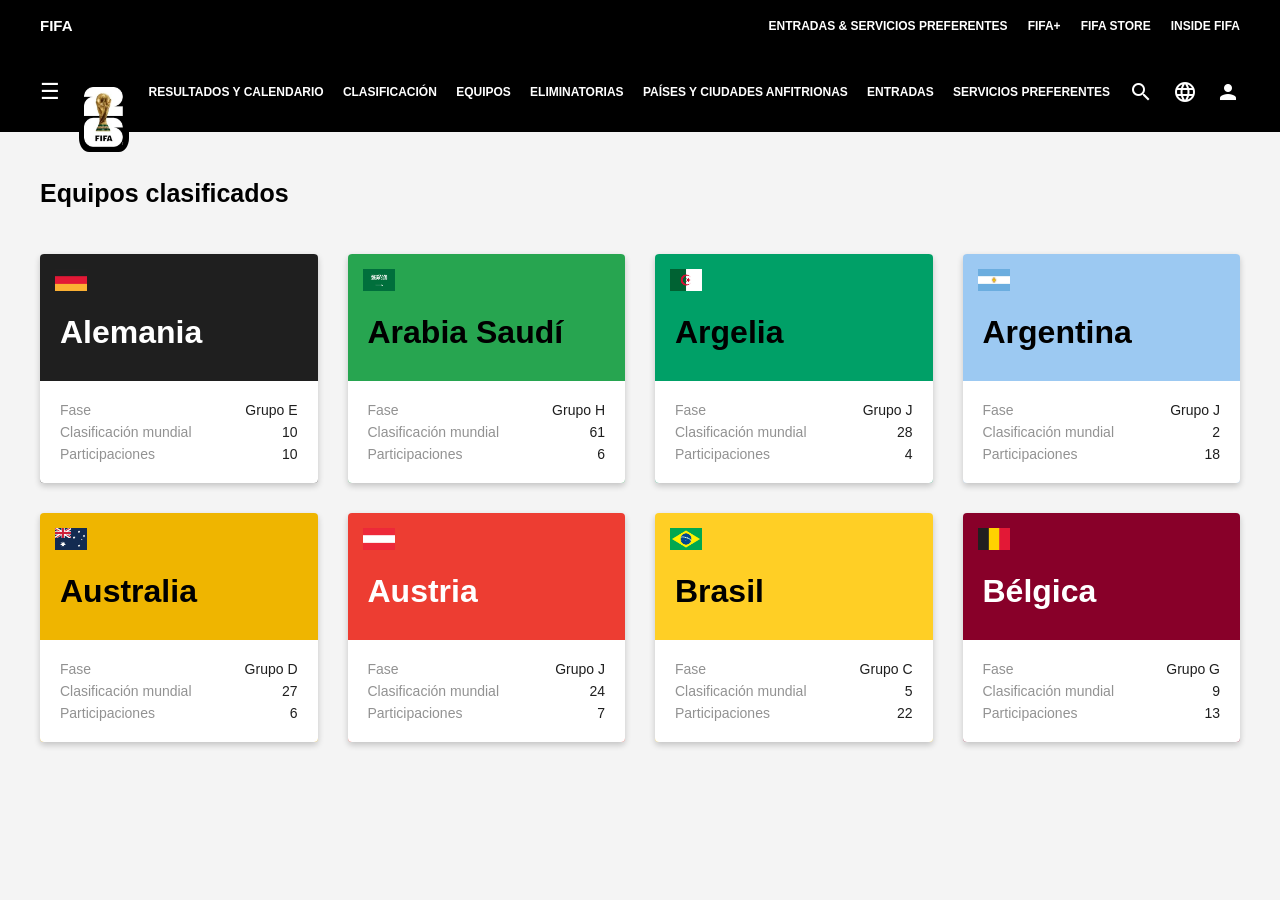
<file: TP00 - Diagnóstico/index.html>
<!DOCTYPE html>
<html lang="es">

<head>
    <link href="https://fonts.googleapis.com/icon?family=Material+Icons" rel="stylesheet">
    <meta charset="UTF-8">
    <title>Equipos clasificados</title>
    <link rel="stylesheet" href="styles.css">
</head>

<body>
    <nav>
        <div class="navArriba">
            <div class="ArribaL">
                <h1>FIFA</h1>
            </div>
            <div class="ArribaR">
                <h2>ENTRADAS & SERVICIOS PREFERENTES</h2>
                <h2>FIFA+</h2>
                <h2>FIFA STORE</h2>
                <h2>INSIDE FIFA</h2>
            </div>
        </div>
        <div class="navAbajo">
            <span class="menu">☰</span>
            <img src="./img/FIFA-logo.png" class="logoNav">

            <h2>RESULTADOS Y CALENDARIO</h2>
            <h2>CLASIFICACIÓN</h2>
            <h2>EQUIPOS</h2>
            <h2>ELIMINATORIAS</h2>
            <h2>PAÍSES Y CIUDADES ANFITRIONAS</h2>
            <h2>ENTRADAS</h2>
            <h2>SERVICIOS PREFERENTES</h2>

            <span class="material-icons">search</span>
            <span class="material-icons">language</span>
            <span class="material-icons">person</span>
        </div>
    </nav>

    <div class="titulo">
        <h1>Equipos clasificados</h1>
    </div>

    <div class="grilla">

        <div class="tarjeta alemania">
            <img src="img/alemania.png" class="bandera">
            <h2>Alemania</h2>

            <div class="info">
                <div>Fase <span>Grupo E</span></div>
                <div>Clasificación mundial <span>10</span></div>
                <div>Participaciones <span>10</span></div>
            </div>
        </div>

        <div class="tarjeta arabia">
            <img src="img/arabia.png" class="bandera">
            <h2>Arabia Saudí</h2>

            <div class="info">
                <div>Fase <span>Grupo H</span></div>
                <div>Clasificación mundial <span>61</span></div>
                <div>Participaciones <span>6</span></div>
            </div>
        </div>

        <div class="tarjeta argelia">
            <img src="img/argelia.png" class="bandera">
            <h2>Argelia</h2>

            <div class="info">
                <div>Fase <span>Grupo J</span></div>
                <div>Clasificación mundial <span>28</span></div>
                <div>Participaciones <span>4</span></div>
            </div>
        </div>

        <div class="tarjeta argentina">
            <img src="img/argentina.png" class="bandera">
            <h2>Argentina</h2>

            <div class="info">
                <div>Fase <span>Grupo J</span></div>
                <div>Clasificación mundial <span>2</span></div>
                <div>Participaciones <span>18</span></div>
            </div>
        </div>

        <div class="tarjeta australia">
            <img src="img/australia.png" class="bandera">
            <h2>Australia</h2>

            <div class="info">
                <div>Fase <span>Grupo D</span></div>
                <div>Clasificación mundial <span>27</span></div>
                <div>Participaciones <span>6</span></div>
            </div>
        </div>

        <div class="tarjeta austria">
            <img src="img/austria.png" class="bandera">
            <h2>Austria</h2>

            <div class="info">
                <div>Fase <span>Grupo J</span></div>
                <div>Clasificación mundial <span>24</span></div>
                <div>Participaciones <span>7</span></div>
            </div>
        </div>

        <div class="tarjeta brasil">
            <img src="img/brasil.png" class="bandera">
            <h2>Brasil</h2>

            <div class="info">
                <div>Fase <span>Grupo C</span></div>
                <div>Clasificación mundial <span>5</span></div>
                <div>Participaciones <span>22</span></div>
            </div>
        </div>

        <div class="tarjeta belgica">
            <img src="img/belgica.png" class="bandera">
            <h2>Bélgica</h2>

            <div class="info">
                <div>Fase <span>Grupo G</span></div>
                <div>Clasificación mundial <span>9</span></div>
                <div>Participaciones <span>13</span></div>
            </div>
        </div>

    </div>

</body>

</html>
</file>
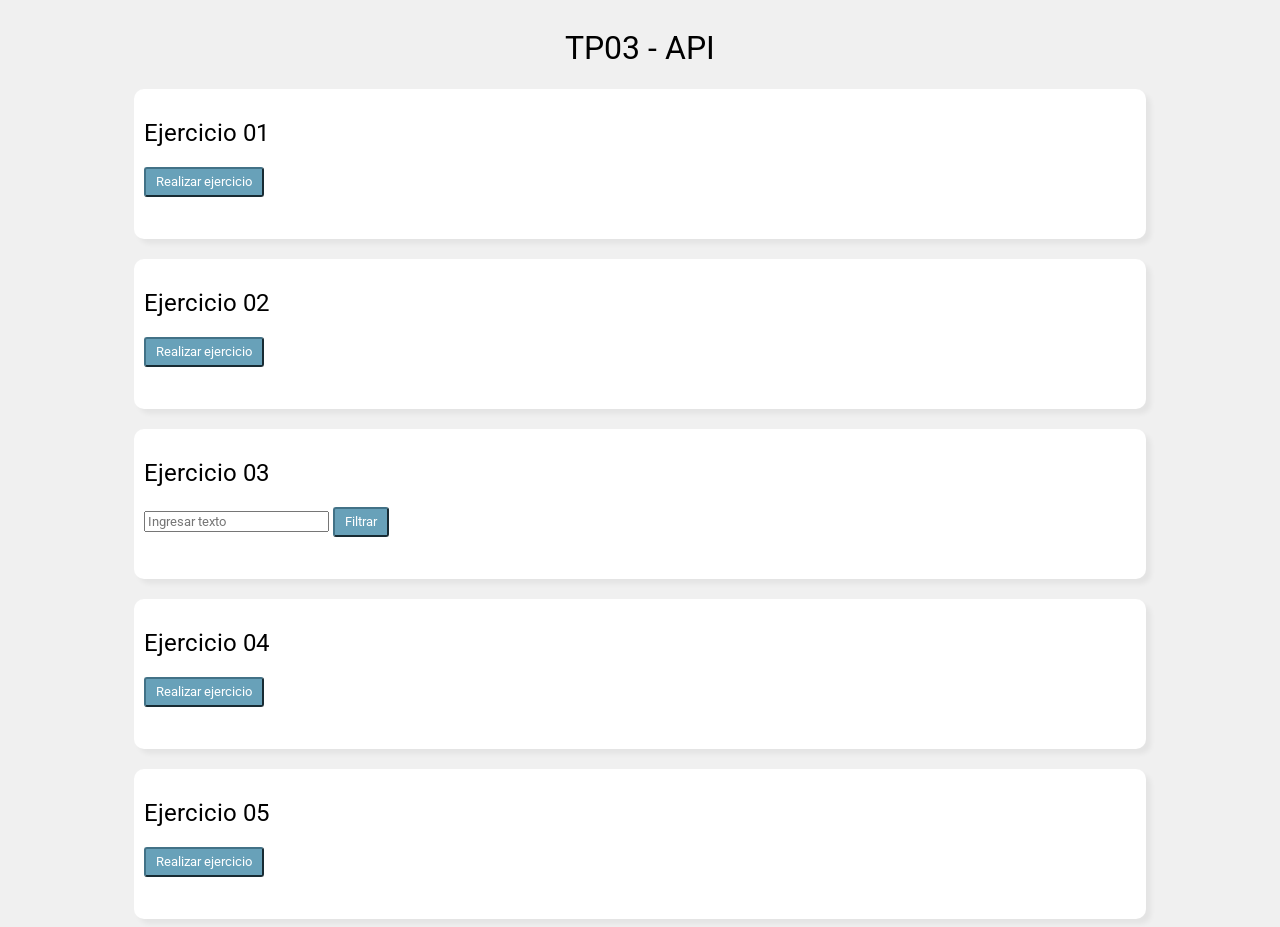
<file: TP03 - API/index.html>
<!DOCTYPE html>
<html lang="en">

<head>
    <meta charset="UTF-8">
    <meta name="viewport" content="width=device-width, initial-scale=1.0">
    <link rel="stylesheet" href="./css/styles.css">
    <title>TP03 - API</title>
    <link rel="preconnect" href="https://fonts.googleapis.com">
    <link rel="preconnect" href="https://fonts.gstatic.com" crossorigin>
    <link href="https://fonts.googleapis.com/css2?family=Roboto:ital,wght@0,100..900;1,100..900&display=swap"
        rel="stylesheet">
</head>

<body>
    <div id="tituloPag">
        <h1>TP03 - API</h1>
    </div>
    <section class="listaEjercicios">
        <article class="ejercicio">
            <h2>Ejercicio 01</h2>
            <button class="realizarEj" id="botonFetch0">Realizar ejercicio</button>
        </article>

        <article class="ejercicio">
            <h2>Ejercicio 02</h2>
            <button class="realizarEj" id="botonFetch1">Realizar ejercicio</button>
            <div id="contenedorLista"></div>
        </article>

        <article class="ejercicio">
            <h2>Ejercicio 03</h2>
            <input id="inputEj3" placeholder="Ingresar texto" type="text">
            <button class="realizarEj" id="botonFetch2" type="submit">Filtrar</button>
            <div id="contenedorLista2"></div>
        </article>
        
        <article class="ejercicio">
            <h2>Ejercicio 04</h2>
            <button class="realizarEj" id="botonFetch3">Realizar ejercicio</button>
            <div id="contenedorLista3"></div>
        </article>
                
        <article class="ejercicio">
            <h2>Ejercicio 05</h2>
            <button class="realizarEj" id="botonFetch4">Realizar ejercicio</button>
        </article>
    </section>

    <script src="./js/script.js"></script>
</body>

</html>
</file>
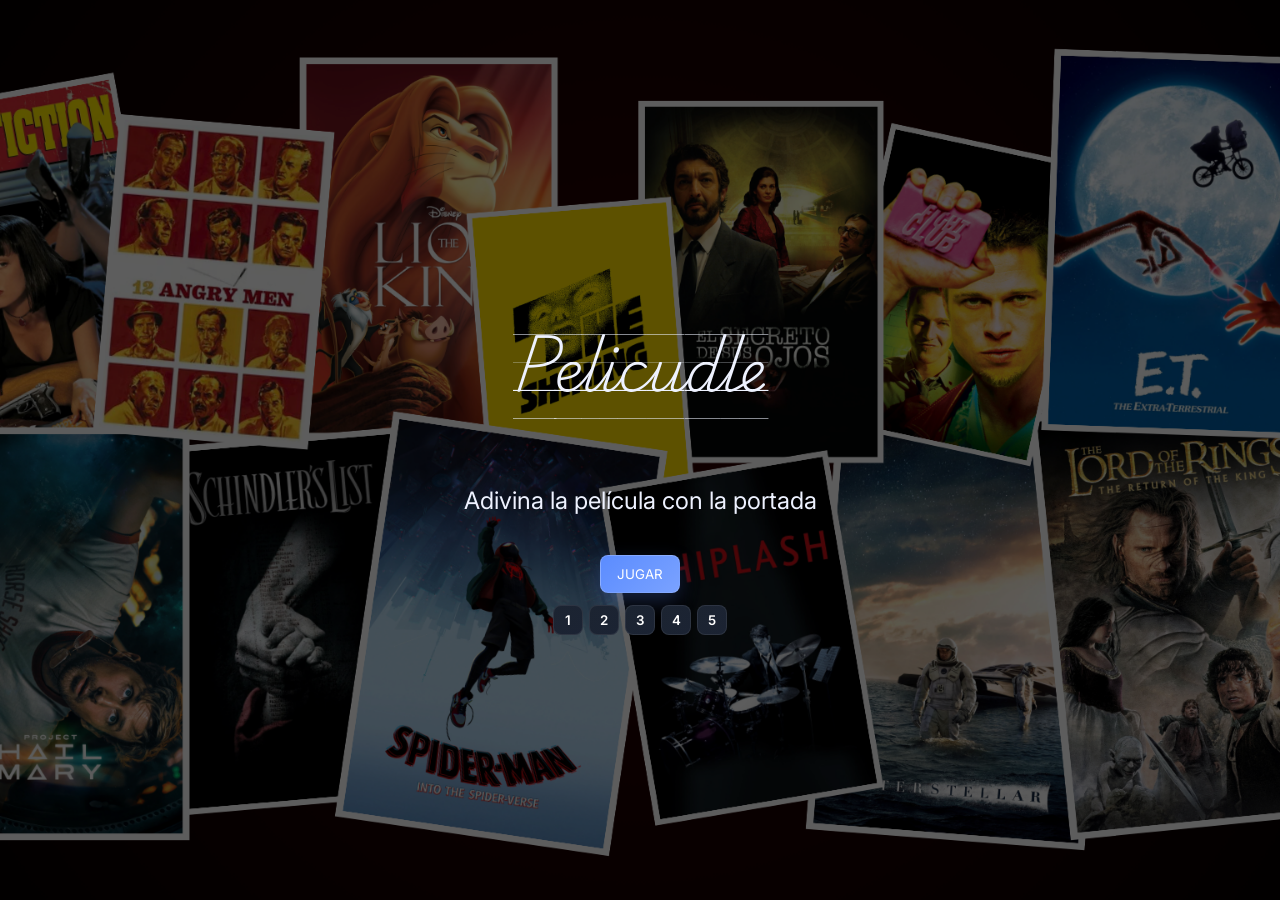
<file: TP04 - Proyecto API (pelicudle)/index.html>
<!DOCTYPE html>
<html lang="en">
<head>
    <meta charset="UTF-8">
    <meta name="viewport" content="width=device-width, initial-scale=1.0">
    <title>Pelicudle</title>
    <link rel="preconnect" href="https://fonts.googleapis.com">
<link rel="preconnect" href="https://fonts.gstatic.com" crossorigin>
<link href="https://fonts.googleapis.com/css2?family=Inter:ital,opsz,wght@0,14..32,100..900;1,14..32,100..900&display=swap" rel="stylesheet">
<link href="https://fonts.googleapis.com/css2?family=Playwrite+AU+VIC+Guides&display=swap" rel="stylesheet">
    <link rel="stylesheet" href="./css/styles.css">
</head>
<body id="inicio">
    <section id="main">
        <h1 class="titulo">Pelicudle</h1>
        <h2>Adivina la película con la portada</h2>
        <a href="./html/juego.html?nivel=1" class="boton-jugar-link"><button class="boton-jugar">JUGAR</button></a>
        <div class="niveles-container">
            <a href="./html/juego.html?nivel=1" class="btn-lvl-link"><button class="btn-lvl">1</button></a>
            <a href="./html/juego.html?nivel=2" class="btn-lvl-link"><button class="btn-lvl">2</button></a>
            <a href="./html/juego.html?nivel=3" class="btn-lvl-link"><button class="btn-lvl">3</button></a>
            <a href="./html/juego.html?nivel=4" class="btn-lvl-link"><button class="btn-lvl">4</button></a>
            <a href="./html/juego.html?nivel=5" class="btn-lvl-link"><button class="btn-lvl">5</button></a>
        </div>
    </section>
    <script src="./script.js"></script>   
</body>
</html>
</file>
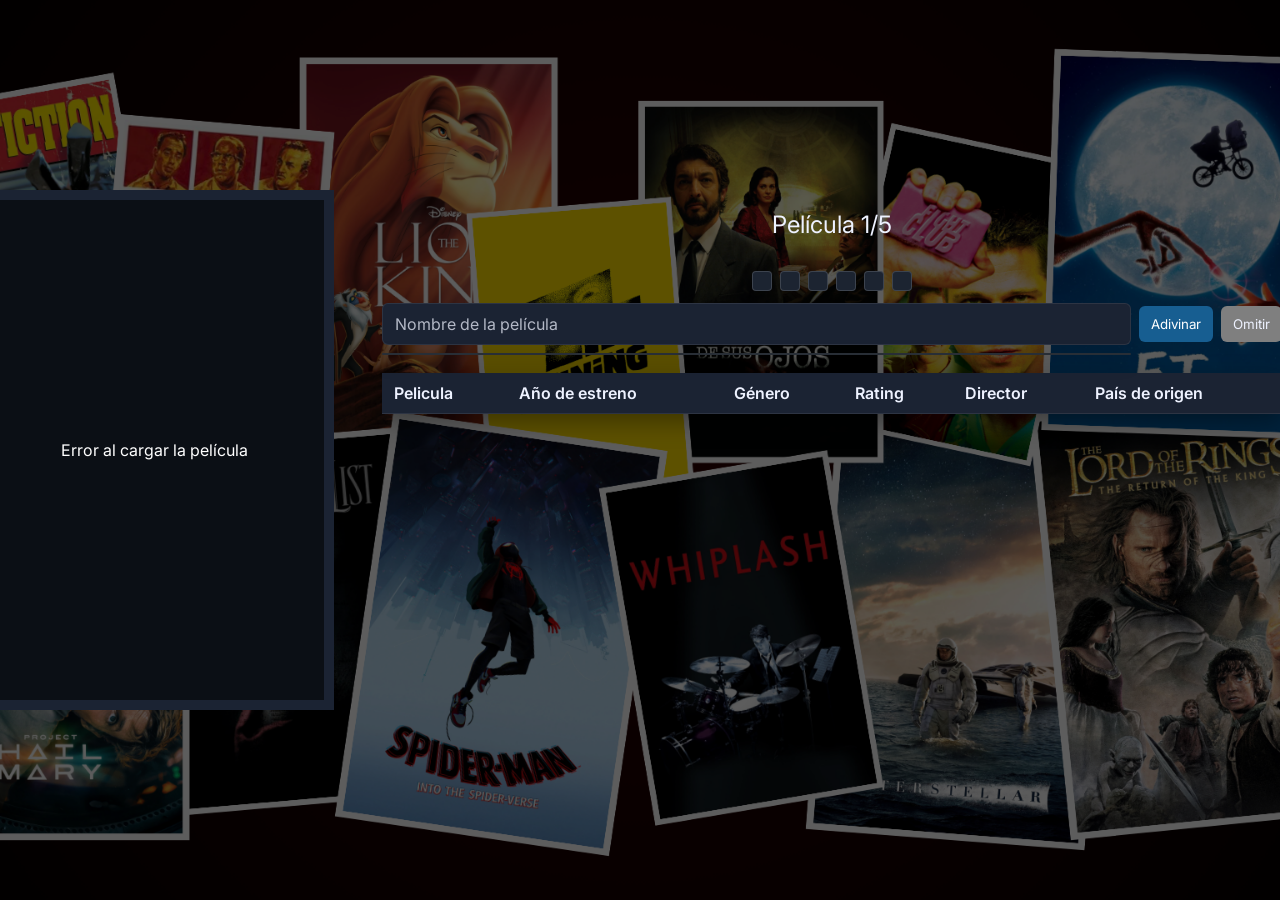
<file: TP04 - Proyecto API (pelicudle)/html/juego.html>
<!DOCTYPE html>
<html lang="es">

<head>
    <meta charset="UTF-8">
    <meta name="viewport" content="width=device-width, initial-scale=1.0">
    <title>Pelicudle</title>
    <link rel="preconnect" href="https://fonts.googleapis.com">
<link rel="preconnect" href="https://fonts.gstatic.com" crossorigin>
<link href="https://fonts.googleapis.com/css2?family=Inter:ital,opsz,wght@0,14..32,100..900;1,14..32,100..900&display=swap" rel="stylesheet">
    <link rel="stylesheet" href="../css/styles.css">
</head>

<body class="body-juego">
    <section class="juego">
        <div id="portada">
        </div>
        <div class="derecha">
            <h2>Película <span id="numero-pelicula">1</span>/5</h2> <div id="intentos" aria-label="Intentos restantes" class="intentos"></div>
            <div id="busqueda" class="busqueda">
                <div class="busqueda-inputs">
                    <input id="entrada-busqueda" type="text" placeholder="Nombre de la película">
                    <div id="sugerencias" class="sugerencias"></div>
                </div>
                <button id="boton-adivinar">Adivinar</button>
                <button id="boton-omitir" type="button">Omitir</button>
            </div>
            <table class="tabla-intentos">
                <tr class="encabezados">
                    <th class="columnaPeli">Pelicula</th>
                    <th>Año de estreno</th>
                    <th>Género</th>
                    <th>Rating</th>
                    <th>Director</th>
                    <th>País de origen</th>
                </tr>
            </table>
        </div>


    </section>

    <script src="../script.js"></script>
</body>

</html>
</file>
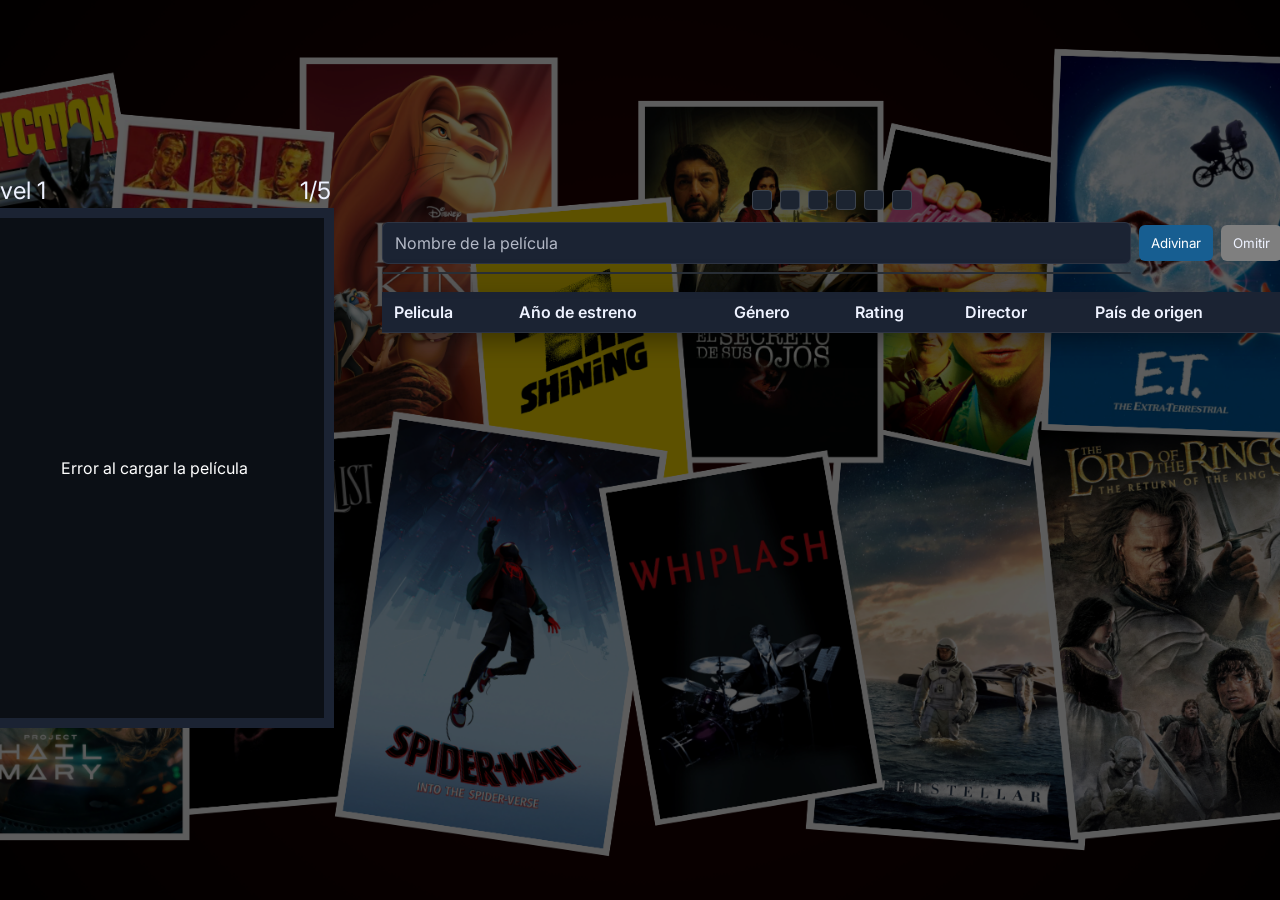
<file: TP04 - Proyecto API (pelicudle)/html/nivel1.html>
<!DOCTYPE html>
<html lang="es">

<head>
    <meta charset="UTF-8">
    <meta name="viewport" content="width=device-width, initial-scale=1.0">
    <title>Pelicudle - Nivel 1</title>
    <link rel="preconnect" href="https://fonts.googleapis.com">
    <link rel="preconnect" href="https://fonts.gstatic.com" crossorigin>
    <link
        href="https://fonts.googleapis.com/css2?family=Inter:ital,opsz,wght@0,14..32,100..900;1,14..32,100..900&display=swap"
        rel="stylesheet">
    <link rel="stylesheet" href="../css/styles.css">
</head>

<body class="body-juego" data-nivel="1">
    <section class="juego">
        <div class="izquierda">
            <div class="infoNivel">
                <h2>Nivel 1</h2>
                <h2><span id="numero-pelicula">1</span>/5</h2>
            </div>
            <div id="portada"></div>
        </div>
        <div class="derecha">
            <div id="intentos" aria-label="Intentos restantes" class="intentos"></div>
            <div id="busqueda" class="busqueda">
                <div class="busqueda-inputs">
                    <input id="entrada-busqueda" type="text" placeholder="Nombre de la película">
                    <div id="sugerencias" class="sugerencias"></div>
                </div>
                <button id="boton-adivinar">Adivinar</button>
                <button id="boton-omitir" type="button">Omitir</button>
            </div>
            <table class="tabla-intentos">
                <tr class="encabezados">
                    <th class="columnaPeli">Pelicula</th>
                    <th>Año de estreno</th>
                    <th>Género</th>
                    <th>Rating</th>
                    <th>Director</th>
                    <th>País de origen</th>
                </tr>
            </table>
        </div>
    </section>

    <script src="../script.js"></script>
</body>

</html>
</file>
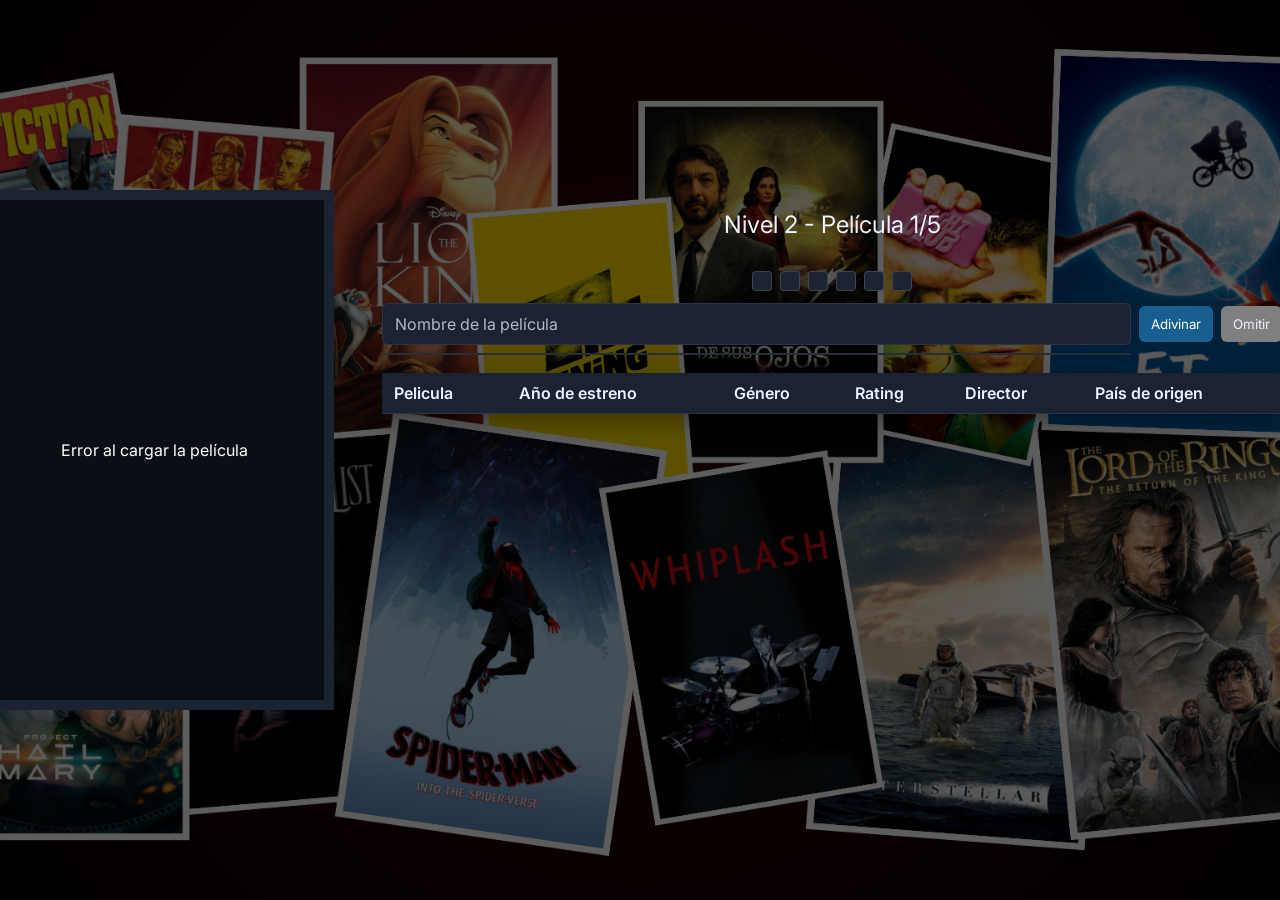
<file: TP04 - Proyecto API (pelicudle)/html/nivel2.html>
<!DOCTYPE html>
<html lang="es">

<head>
    <meta charset="UTF-8">
    <meta name="viewport" content="width=device-width, initial-scale=1.0">
    <title>Pelicudle - Nivel 2</title>
    <link rel="preconnect" href="https://fonts.googleapis.com">
    <link rel="preconnect" href="https://fonts.gstatic.com" crossorigin>
    <link href="https://fonts.googleapis.com/css2?family=Inter:ital,opsz,wght@0,14..32,100..900;1,14..32,100..900&display=swap" rel="stylesheet">
    <link rel="stylesheet" href="../css/styles.css">
</head>

<body class="body-juego" data-nivel="2">
    <section class="juego">
        <div id="portada"></div>
        <div class="derecha">
            <h2>Nivel 2 - Película <span id="numero-pelicula">1</span>/5</h2>
            <div id="intentos" aria-label="Intentos restantes" class="intentos"></div>
            <div id="busqueda" class="busqueda">
                <div class="busqueda-inputs">
                    <input id="entrada-busqueda" type="text" placeholder="Nombre de la película">
                    <div id="sugerencias" class="sugerencias"></div>
                </div>
                <button id="boton-adivinar">Adivinar</button>
                <button id="boton-omitir" type="button">Omitir</button>
            </div>
            <table class="tabla-intentos">
                <tr class="encabezados">
                    <th class="columnaPeli">Pelicula</th>
                    <th>Año de estreno</th>
                    <th>Género</th>
                    <th>Rating</th>
                    <th>Director</th>
                    <th>País de origen</th>
                </tr>
            </table>
        </div>
    </section>

    <script src="../script.js"></script>
</body>

</html>
</file>
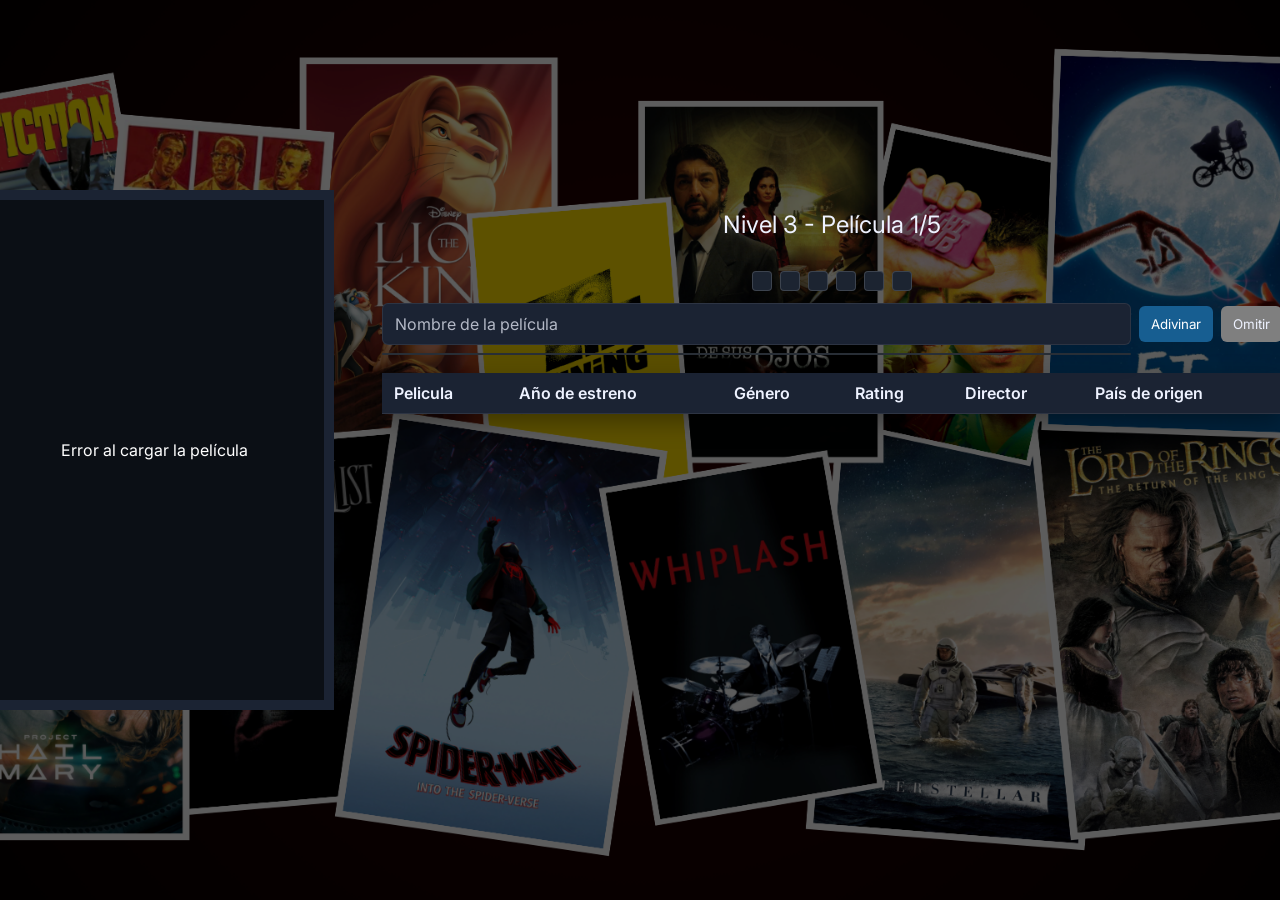
<file: TP04 - Proyecto API (pelicudle)/html/nivel3.html>
<!DOCTYPE html>
<html lang="es">

<head>
    <meta charset="UTF-8">
    <meta name="viewport" content="width=device-width, initial-scale=1.0">
    <title>Pelicudle - Nivel 3</title>
    <link rel="preconnect" href="https://fonts.googleapis.com">
    <link rel="preconnect" href="https://fonts.gstatic.com" crossorigin>
    <link href="https://fonts.googleapis.com/css2?family=Inter:ital,opsz,wght@0,14..32,100..900;1,14..32,100..900&display=swap" rel="stylesheet">
    <link rel="stylesheet" href="../css/styles.css">
</head>

<body class="body-juego" data-nivel="3">
    <section class="juego">
        <div id="portada"></div>
        <div class="derecha">
            <h2>Nivel 3 - Película <span id="numero-pelicula">1</span>/5</h2>
            <div id="intentos" aria-label="Intentos restantes" class="intentos"></div>
            <div id="busqueda" class="busqueda">
                <div class="busqueda-inputs">
                    <input id="entrada-busqueda" type="text" placeholder="Nombre de la película">
                    <div id="sugerencias" class="sugerencias"></div>
                </div>
                <button id="boton-adivinar">Adivinar</button>
                <button id="boton-omitir" type="button">Omitir</button>
            </div>
            <table class="tabla-intentos">
                <tr class="encabezados">
                    <th class="columnaPeli">Pelicula</th>
                    <th>Año de estreno</th>
                    <th>Género</th>
                    <th>Rating</th>
                    <th>Director</th>
                    <th>País de origen</th>
                </tr>
            </table>
        </div>
    </section>

    <script src="../script.js"></script>
</body>

</html>
</file>
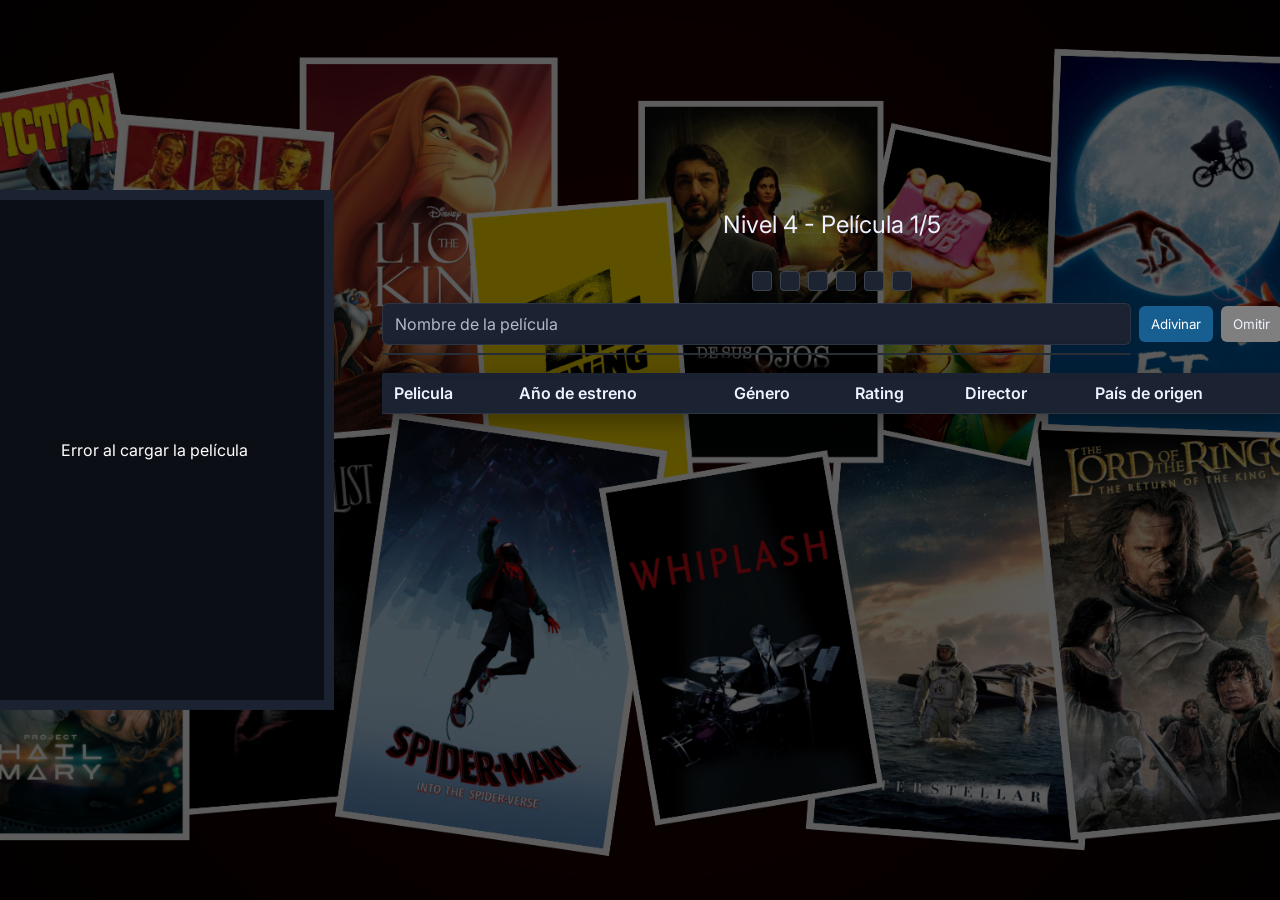
<file: TP04 - Proyecto API (pelicudle)/html/nivel4.html>
<!DOCTYPE html>
<html lang="es">

<head>
    <meta charset="UTF-8">
    <meta name="viewport" content="width=device-width, initial-scale=1.0">
    <title>Pelicudle - Nivel 4</title>
    <link rel="preconnect" href="https://fonts.googleapis.com">
    <link rel="preconnect" href="https://fonts.gstatic.com" crossorigin>
    <link href="https://fonts.googleapis.com/css2?family=Inter:ital,opsz,wght@0,14..32,100..900;1,14..32,100..900&display=swap" rel="stylesheet">
    <link rel="stylesheet" href="../css/styles.css">
</head>

<body class="body-juego" data-nivel="4">
    <section class="juego">
        <div id="portada"></div>
        <div class="derecha">
            <h2>Nivel 4 - Película <span id="numero-pelicula">1</span>/5</h2>
            <div id="intentos" aria-label="Intentos restantes" class="intentos"></div>
            <div id="busqueda" class="busqueda">
                <div class="busqueda-inputs">
                    <input id="entrada-busqueda" type="text" placeholder="Nombre de la película">
                    <div id="sugerencias" class="sugerencias"></div>
                </div>
                <button id="boton-adivinar">Adivinar</button>
                <button id="boton-omitir" type="button">Omitir</button>
            </div>
            <table class="tabla-intentos">
                <tr class="encabezados">
                    <th class="columnaPeli">Pelicula</th>
                    <th>Año de estreno</th>
                    <th>Género</th>
                    <th>Rating</th>
                    <th>Director</th>
                    <th>País de origen</th>
                </tr>
            </table>
        </div>
    </section>

    <script src="../script.js"></script>
</body>

</html>
</file>
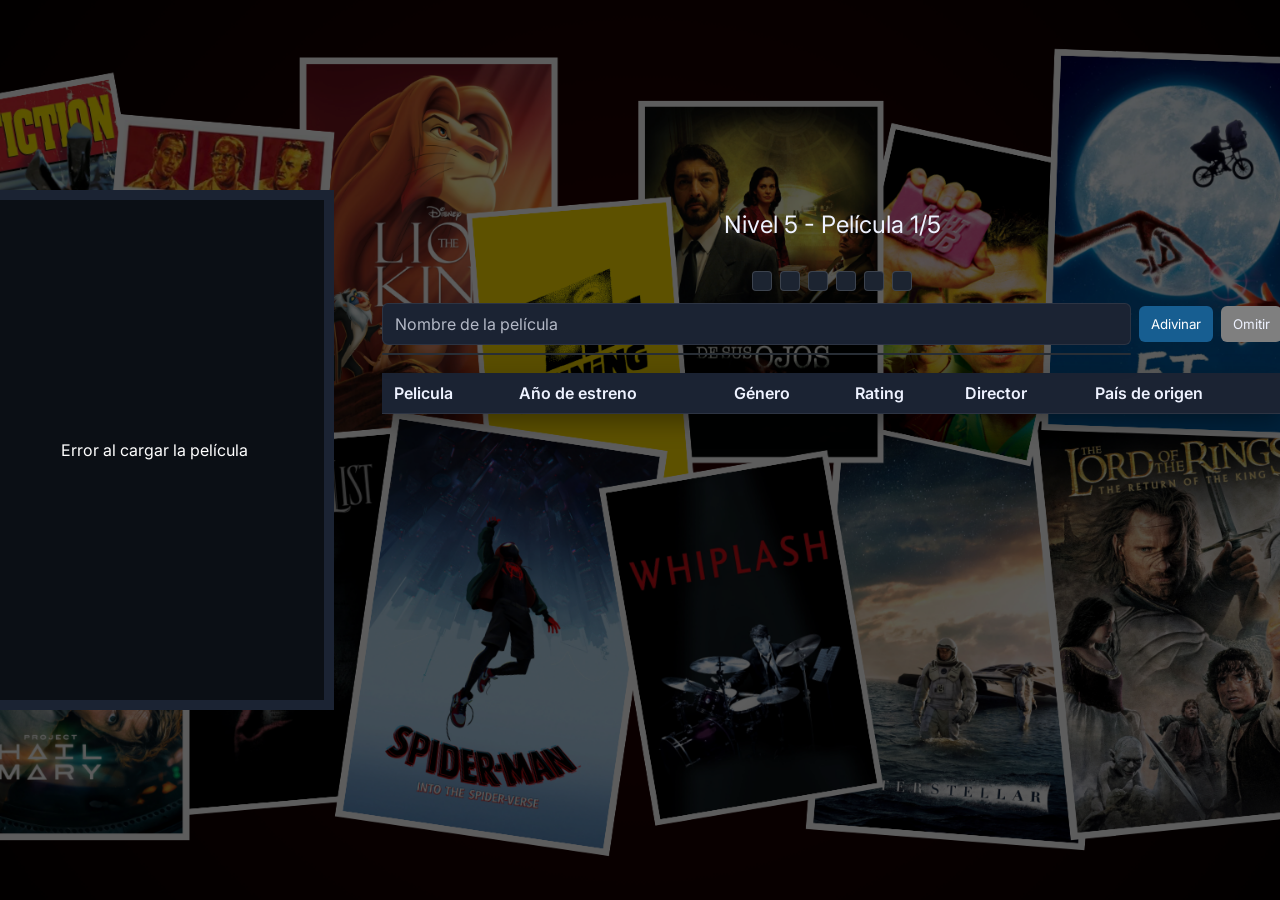
<file: TP04 - Proyecto API (pelicudle)/html/nivel5.html>
<!DOCTYPE html>
<html lang="es">

<head>
    <meta charset="UTF-8">
    <meta name="viewport" content="width=device-width, initial-scale=1.0">
    <title>Pelicudle - Nivel 5</title>
    <link rel="preconnect" href="https://fonts.googleapis.com">
    <link rel="preconnect" href="https://fonts.gstatic.com" crossorigin>
    <link href="https://fonts.googleapis.com/css2?family=Inter:ital,opsz,wght@0,14..32,100..900;1,14..32,100..900&display=swap" rel="stylesheet">
    <link rel="stylesheet" href="../css/styles.css">
</head>

<body class="body-juego" data-nivel="5">
    <section class="juego">
        <div id="portada"></div>
        <div class="derecha">
            <h2>Nivel 5 - Película <span id="numero-pelicula">1</span>/5</h2>
            <div id="intentos" aria-label="Intentos restantes" class="intentos"></div>
            <div id="busqueda" class="busqueda">
                <div class="busqueda-inputs">
                    <input id="entrada-busqueda" type="text" placeholder="Nombre de la película">
                    <div id="sugerencias" class="sugerencias"></div>
                </div>
                <button id="boton-adivinar">Adivinar</button>
                <button id="boton-omitir" type="button">Omitir</button>
            </div>
            <table class="tabla-intentos">
                <tr class="encabezados">
                    <th class="columnaPeli">Pelicula</th>
                    <th>Año de estreno</th>
                    <th>Género</th>
                    <th>Rating</th>
                    <th>Director</th>
                    <th>País de origen</th>
                </tr>
            </table>
        </div>
    </section>

    <script src="../script.js"></script>
</body>

</html>
</file>
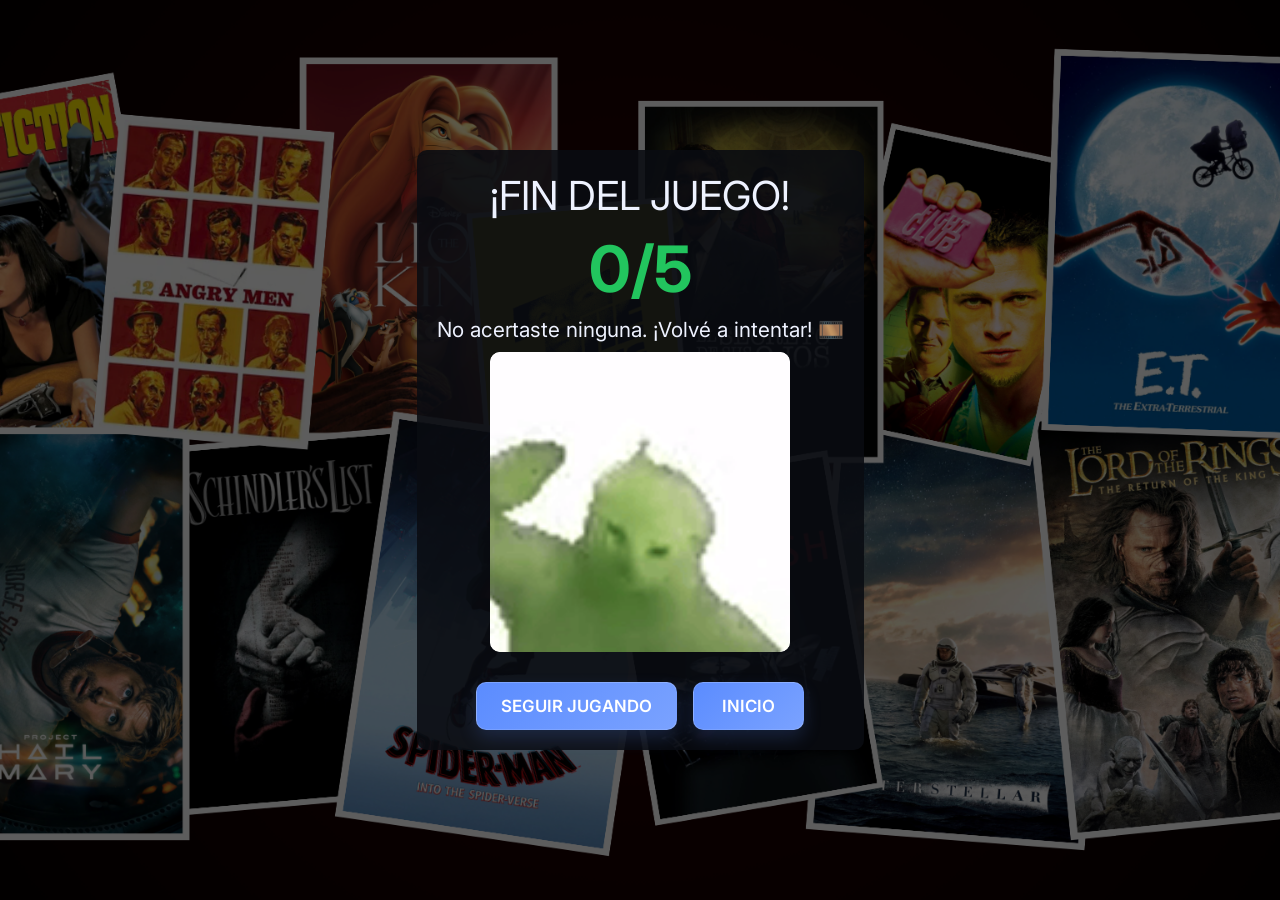
<file: TP04 - Proyecto API (pelicudle)/html/resultados.html>
<!DOCTYPE html>
<html lang="es">

<head>
    <meta charset="UTF-8">
    <meta name="viewport" content="width=device-width, initial-scale=1.0">
    <title>Resultados - Pelicudle</title>
    <link rel="preconnect" href="https://fonts.googleapis.com">
    <link rel="preconnect" href="https://fonts.gstatic.com" crossorigin>
    <link href="https://fonts.googleapis.com/css2?family=Inter:ital,opsz,wght@0,14..32,100..900;1,14..32,100..900&display=swap" rel="stylesheet">
    <link rel="stylesheet" href="../css/styles.css">

</head>

<body class="body-resultados">
    <div class="contenedor-resultados">
        <h1>¡FIN DEL JUEGO!</h1>
        <div class="puntuacion" id="puntuacion">0/5</div>
        <div class="mensaje" id="mensaje"></div>
        <div class="contenedor-gif"></div>
        <div class="botones-resultados">
            <button id="btn-jugar-siguiente">SEGUIR JUGANDO</button>
            <button onclick="location.href='./index.html'">INICIO</button>
        </div>
    </div>

    <script>
        const params = new URLSearchParams(window.location.search);
        const aciertos = parseInt(params.get('aciertos')) || 0;
        const nivelActual = parseInt(params.get('nivel')) || 1;
        const siguienteNivel = nivelActual + 1;

        document.getElementById('puntuacion').textContent = `${aciertos}/5`;

        let mensaje = '';
        let imagen = '';

        if (aciertos === 5) {
            mensaje = '¡PERFECTO! ¡Sos un cinéfilo de verdad! 🎬✨';
            imagen = '../img/gifResultadoBien.gif';
        } else if (aciertos >= 3) {
            mensaje = 'Adivinaste 3 películas. ¡Buen conocimiento! 🎥';
            imagen = '../img/gifResultadoMaso.gif';
        } else if (aciertos >= 1) {
            mensaje = `Solo adivinaste ${aciertos}. ¡Seguí intentando! 🍿`;
            imagen = '../img/gifResultadoMal.gif';
        } else {
            mensaje = 'No acertaste ninguna. ¡Volvé a intentar! 🎞️';
            imagen = '../img/gifResultadoNing.gif';
        }

        document.getElementById('mensaje').textContent = mensaje;
        const imagenElemento = document.querySelector('.contenedor-gif');
        imagenElemento.innerHTML = `<img src="${imagen}" alt="Resultado">`;
        imagenElemento.style.display = 'block';
        imagenElemento.querySelector('img').onerror = function() {
            this.style.display = 'none';
            this.alt = 'Imagen no disponible';
        };

        // Configurar el botón de SEGUIR JUGANDO para ir al siguiente nivel
        document.getElementById('btn-jugar-siguiente').onclick = function() {
            location.href = `./juego.html?nivel=${siguienteNivel}`;
        };
    </script>
</body>

</html>
</file>
<file: TP00 - Diagnóstico/styles.css>
* {
    box-sizing: border-box;
}

body{
    font-family: Arial, Helvetica, sans-serif;
    background:#f4f4f4;
    margin: 0;
}

nav{
    display:flex;
    flex-direction:column;
    width: 100%;
    color:#ffffff;
    background:#000000;
}
.navArriba{
    width: 100%;
    display:flex;
    justify-content:space-between;
    align-items:center;
    padding:5px 40px;
    font-size:12px;
    gap: 10px;
}

.ArribaR {
    display: flex;
    justify-content: space-around;
    gap:20px;
}

.navAbajo{
    display:flex;
    justify-content: space-between;
    align-items:center;
    padding: 5px 40px;
    overflow: visible;
}

.logoNav {
    width: 50px;
    position: relative;
    top: 25px;
    padding: 5px;
    background-color: #000000;
    border-radius: 20%;
}

.menu{
    font-size:22px;
}


nav h1 {
    font-size: 15px;
}
nav h2 {
    font-size: 12px;
}

.titulo{
    display:flex;
    align-items:center;
    gap:20px;
    padding:30px 40px 0px 40px;
}

.titulo h1{
    font-size: 25px;
}

.grilla{
    display:grid;
    grid-template-columns:repeat(4,1fr);
    gap:30px;
    padding:30px 40px;
}

.tarjeta{
    position:relative;
    border-radius:4px;
    overflow:hidden;
    box-shadow:0 3px 6px rgba(0,0,0,0.2);
}

.tarjeta h2{
    padding:60px 20px 30px 20px;
    font-size:32px;
    margin:0;
}

.bandera{
    width:32px;
    position:absolute;
    top:15px;
    left:15px;
}

.info{
    background:#ffffff;
    padding:15px 20px;
    font-size:14px;
}

.info div{
    display:flex;
    justify-content:space-between;
    margin:6px 0;
    color: #929292;
}

.info span {
    color: #1f1f1f;
}

.alemania{
    background:#1f1f1f;
    color:white;
}

.arabia{
    background:#27a550;
}

.argelia{
    background:#00a067;
}

.argentina{
    background:#9cc9f2;
}

.australia{
    background:#efb500;
}

.austria{
    background: #ed3d32;
    color: white;
}

.brasil{
    background:#ffcf25;
}

.belgica{
    background:#880029;
    color:white;
}
</file>
<file: TP03 - API/css/styles.css>
* {
    font-family: "Roboto", sans-serif;
    font-optical-sizing: auto;
    font-weight: 400;
    font-style: normal;
    font-variation-settings:
        "wdth" 100;
}

body {
    background-color: #f0f0f0;
}

#tituloPag {
    display: flex;
    justify-content: center;
}

.listaEjercicios {
    display: flex;
    flex-direction: column;
    gap: 20px;
    align-items: center;
}

.ejercicio {
    box-sizing: border-box;
    background-color: #ffffff;
    width: 80%;
    border-radius: 10px;
    height: auto;
    min-height: 150px;
    box-shadow: 5px 5px 5px 0px rgba(0, 0, 0, 0.05);
    padding: 10px;
}

.realizarEj {
    display: inline-flex;
    align-items: center;
    box-sizing: border-box;
    background-color: #68A1B9;
    border-color: #427287;
    border-radius: 3px;
    color: #ffffff;
    height: 30px;
    width: auto;
    padding: 10px;
    text-align: center;
}

.realizarEj:hover {
    cursor: pointer;
}
</file>
<file: TP04 - Proyecto API (pelicudle)/css/styles.css>
:root {
    --color-omitir: #7F7F7F;
    --color-omitir-hover: #6e6e6e;
    --color-adivinar: #175e91;
    --color-adivinar-hover: #134f7a;
    --color-bg: #0f1115;
    --color-bg-secondary: #151a22;
    --color-surface: #161c25;
    --color-surface-2: #1c2431;
    --color-surface-card: rgba(17, 22, 31, 0.88);
    --color-surface-hover: #0b0f15;
    --color-text: #eef2ff;
    --color-text-muted: rgba(238, 242, 255, 0.72);
    --color-text-dark: #0f1115;
    --color-border: rgba(255, 255, 255, 0.08);
    --color-border-strong: rgba(255, 255, 255, 0.14);
    --color-white: #ffffff;
    --color-black: #000000;
    --color-input: #1b2333;
    --color-accent: #5b8cff;
    --color-accent-hover: #426ee0;
    --color-warning: #f2b830;
    --color-warning-hover: #e0a100;
    --color-danger: #ff5a5a;
    --color-success: #22c55e;
    --color-shadow: rgba(0, 0, 0, 0.35);
}

* {
    box-sizing: border-box;
    font-family: "Inter", sans-serif;
    font-optical-sizing: auto;
    font-weight: 400;
    font-style: normal;
}

html,
body {
    margin: 0;
    padding: 0;
    min-height: 100%;
}

body {
    overflow-x: hidden;
    background: var(--color-bg);
    color: var(--color-text);
}

#inicio {
    background-image:
        radial-gradient(ellipse at center,
            rgba(0, 0, 0, 0) 100%,
            rgba(0, 0, 0, 0.72) 100%),
        url("../img/camara.jpg");
    background-size: cover;
    background-position: center;
    background-repeat: no-repeat;
    font-family: Arial, sans-serif;
    height: 70vh;
}

.titulo {
    display: flex;
    justify-content: center;
    align-items: center;
    margin-top: 13%;
    font-size: 3.5em;
    font-family: 'Playwrite AU VIC Guides', cursive;
    color: var(--color-text);
}

.boton-jugar {
    margin-top: 20px;
    background: linear-gradient(135deg, var(--color-accent), #7aa2ff);
    color: var(--color-white);
    width: auto;
    padding: 10px 16px;
    border-radius: 8px;
    border: 1px solid rgba(255,255,255,0.16);
    box-shadow: 0 8px 20px rgba(91, 140, 255, 0.25);
}

.boton-jugar-link,
.btn-lvl-link {
    text-decoration: none;
}

.niveles-container {
    display: flex;
    justify-content: center;
    gap: 6px;
    margin-top: 12px;
    flex-wrap: wrap;
}

.btn-lvl {
    width: 30px;
    height: 30px;
    border-radius: 8px;
    border: 1px solid var(--color-border);
    background: linear-gradient(135deg, var(--color-surface-2), var(--color-input));
    color: var(--color-white);
    cursor: pointer;
    display: flex;
    align-items: center;
    justify-content: center;
    text-align: center;
    font-weight: 600;
    padding: 0;
}

.btn-lvl:hover {
    background: linear-gradient(135deg, var(--color-surface-hover), var(--color-input));
}

#main {
    display: flex;
    flex-direction: column;
    text-align: center;
    justify-content: center;
}

#portada {
    width: 360px;
    min-width: 360px;
    height: 520px;
    position: relative;
    overflow: hidden;
    flex: 0 0 360px;
    display: flex;
    align-items: center;
    justify-content: center;
    background: var(--color-surface-hover);
    border: 10px solid var(--color-input);
}

#portada img {
    width: 100%;
    height: 100%;
    object-fit: cover;
    display: block;
}

.portada-contenedor {
    position: relative;
    width: 100%;
    height: 100%;
}

.overlay-oculto {
    position: absolute;
    inset: 0;
    display: grid;
    grid-template-columns: repeat(4, 1fr);
    grid-template-rows: repeat(4, 1fr);
    gap: 0;
    padding: 0;
    pointer-events: none;
}

.overlay-bloque {
    width: 100%;
    height: 100%;
    background: rgba(255, 255, 255, 0.1);
    backdrop-filter: blur(30px);
    box-shadow: inset 0 0 0 1px var(--color-border);
}

.overlay-bloque.bloque-oculto {
    background: transparent;
    backdrop-filter: none;
    box-shadow: none;
}

.juego {
    display: flex;
    align-items: center;
    gap: 24px;
    height: 100vh;
}

.derecha {
    display: flex;
    flex-direction: column;
    align-items: center;
    margin: 40px 24px;
    width: 900px;
    height: 520px;
    max-width: 900px;
    min-width: 900px;
    gap: 12px;
}

#intentos {
    display: flex;
    gap: 8px;
    justify-content: center;
    width: 100%;
    max-width: 720px;
}

.caja-intento {
    width: 20px;
    height: 20px;
    border-radius: 4px;
    border: 1px solid var(--color-border-strong);
    background: var(--color-surface-2);
}

.caja-intento.usada {
    background: var(--color-danger);
}

.caja-intento.exito {
    background: var(--color-success);
}

#busqueda {
    display: flex;
    flex-wrap: wrap;
    gap: 8px;
    width: 100%;
    max-width: 900px;
    align-items: center;
}

.busqueda-inputs {
    position: relative;
    flex: 1;
    min-width: 0;
}

#boton-omitir {
    padding: 10px 12px;
    border-radius: 6px;
    border: none;
    background-color: #7F7F7F;
    color: var(--color-text);
    cursor: pointer;
}

#boton-omitir:hover {
    background: var(--color-omitir-hover);
}

#entrada-busqueda {
    flex: 1;
    min-width: 0;
    width: 100%;
    padding: 10px 12px;
    border-radius: 6px;
    border: 1px solid var(--color-border);
    font-size: 16px;
    background: var(--color-input);
    color: var(--color-text);
}

#entrada-busqueda::placeholder {
    color: var(--color-text-muted);
}

#boton-adivinar {
    padding: 10px 12px;
    border-radius: 6px;
    border: none;
    background: var(--color-adivinar);
    color: var(--color-white);
    cursor: pointer;
}

#boton-adivinar:hover {
    background: var(--color-adivinar-hover);
}

#sugerencias {
    position: absolute;
    top: calc(100% + 8px);
    left: 0;
    right: 0;
    width: 100%;
    display: grid;
    gap: 4px;
    max-height: 260px;
    background: var(--color-surface);
    border: 1px solid var(--color-border);
    border-radius: 8px;
    box-shadow: 0 6px 18px var(--color-shadow);
    overflow-y: auto;
    z-index: 15;
    color: var(--color-text);
}

.item-sugerencia {
    padding: 10px 14px;
    cursor: pointer;
}

.item-sugerencia:hover {
    background: var(--color-surface-hover);
}

.tabla-intentos {
    margin-top: 16px;
    border-collapse: collapse;
    width: 100%;
    max-width: 900px;
    background: var(--color-input);
    box-shadow: 0 8px 24px var(--color-shadow);
}

.tabla-intentos th,
.tabla-intentos td {
    padding: 10px 12px;
    text-align: left;
    border-bottom: 1px solid var(--color-border);
    transition: background-color 0.2s ease;
    color: var(--color-text);
}

.encabezados th {
    font-weight: 600;
}

.tabla-intentos td {
    border-radius: 0;
}

.contenedor-resultados {
    display: flex;
    flex-direction: column;
    align-items: center;
    justify-content: center;
    gap: 10px;
    padding: 20px;
    background: rgba(10, 12, 18, 0.88);
    height: 600px;
    border-radius: 10px;
}

.contenedor-resultados h1 {
    font-size: 2.5em;
    color: var(--color-text);
    text-align: center;
    margin: 0;
}

.contenedor-resultados .puntuacion {
    font-size: 4em;
    color: var(--color-success);
    font-weight: bold;
}

.contenedor-resultados .mensaje {
    font-size: 1.3em;
    color: var(--color-text);
    text-align: center;
    max-width: 600px;
}

.contenedor-resultados img {
    width: 100%;
    height: 100%;
    object-fit: cover;
    border-radius: 10px;
    display: block;
}

.contenedor-resultados button {
    padding: 12px 28px;
    font-size: 1.05em;
    font-weight: 600;
    background: linear-gradient(135deg, var(--color-accent), #7aa2ff);
    color: var(--color-white);
    border: 1px solid rgba(255,255,255,0.16);
    cursor: pointer;
    border-radius: 10px;
    box-shadow: 0 8px 18px rgba(91, 140, 255, 0.18);
    transition: transform 0.2s ease, background-color 0.3s ease, box-shadow 0.2s ease;
}

.contenedor-resultados button:hover {
    background-color: var(--color-accent-hover);
    transform: translateY(-1px);
    box-shadow: 0 10px 22px rgba(91, 140, 255, 0.25);
}

.body-juego,
.body-resultados, #inicio {
    background: url(../img/fondoPostersNuevo.png);
    background-repeat: no-repeat;
    background-size: cover;
    background-position: center;
    background-attachment: fixed;
    height: 100vh;
    display: flex;
    align-items: center;
    justify-content: center;
}

.botones-resultados {
    display: flex;
    gap: 16px;
    margin-top: 20px;
    justify-content: center;
    flex-wrap: wrap;
}

.contenedor-gif {
    width: 300px;
    height: 300px;
    max-width: 300px;
    max-height: 300px;
    border-radius: 10px;
    background: var(--color-white);
    display: flex;
    align-items: center;
    justify-content: center;
    overflow: hidden;
}

.btn-group {
    display: flex;
    gap: 0;
    justify-content: center;
    position: relative;
}

#btn-jugar-siguiente {
    cursor: pointer;
    color: var(--color-white);
    width: auto;
    border-radius: 10px;
    padding: 13px 24px;
    background: linear-gradient(135deg, var(--color-accent), #7aa2ff);
}

.infoNivel {
    display: flex;
    justify-content: space-between;
    color: var(--color-text);
}

.infoNivel h2 {
    margin: 3px;
}
</file>
